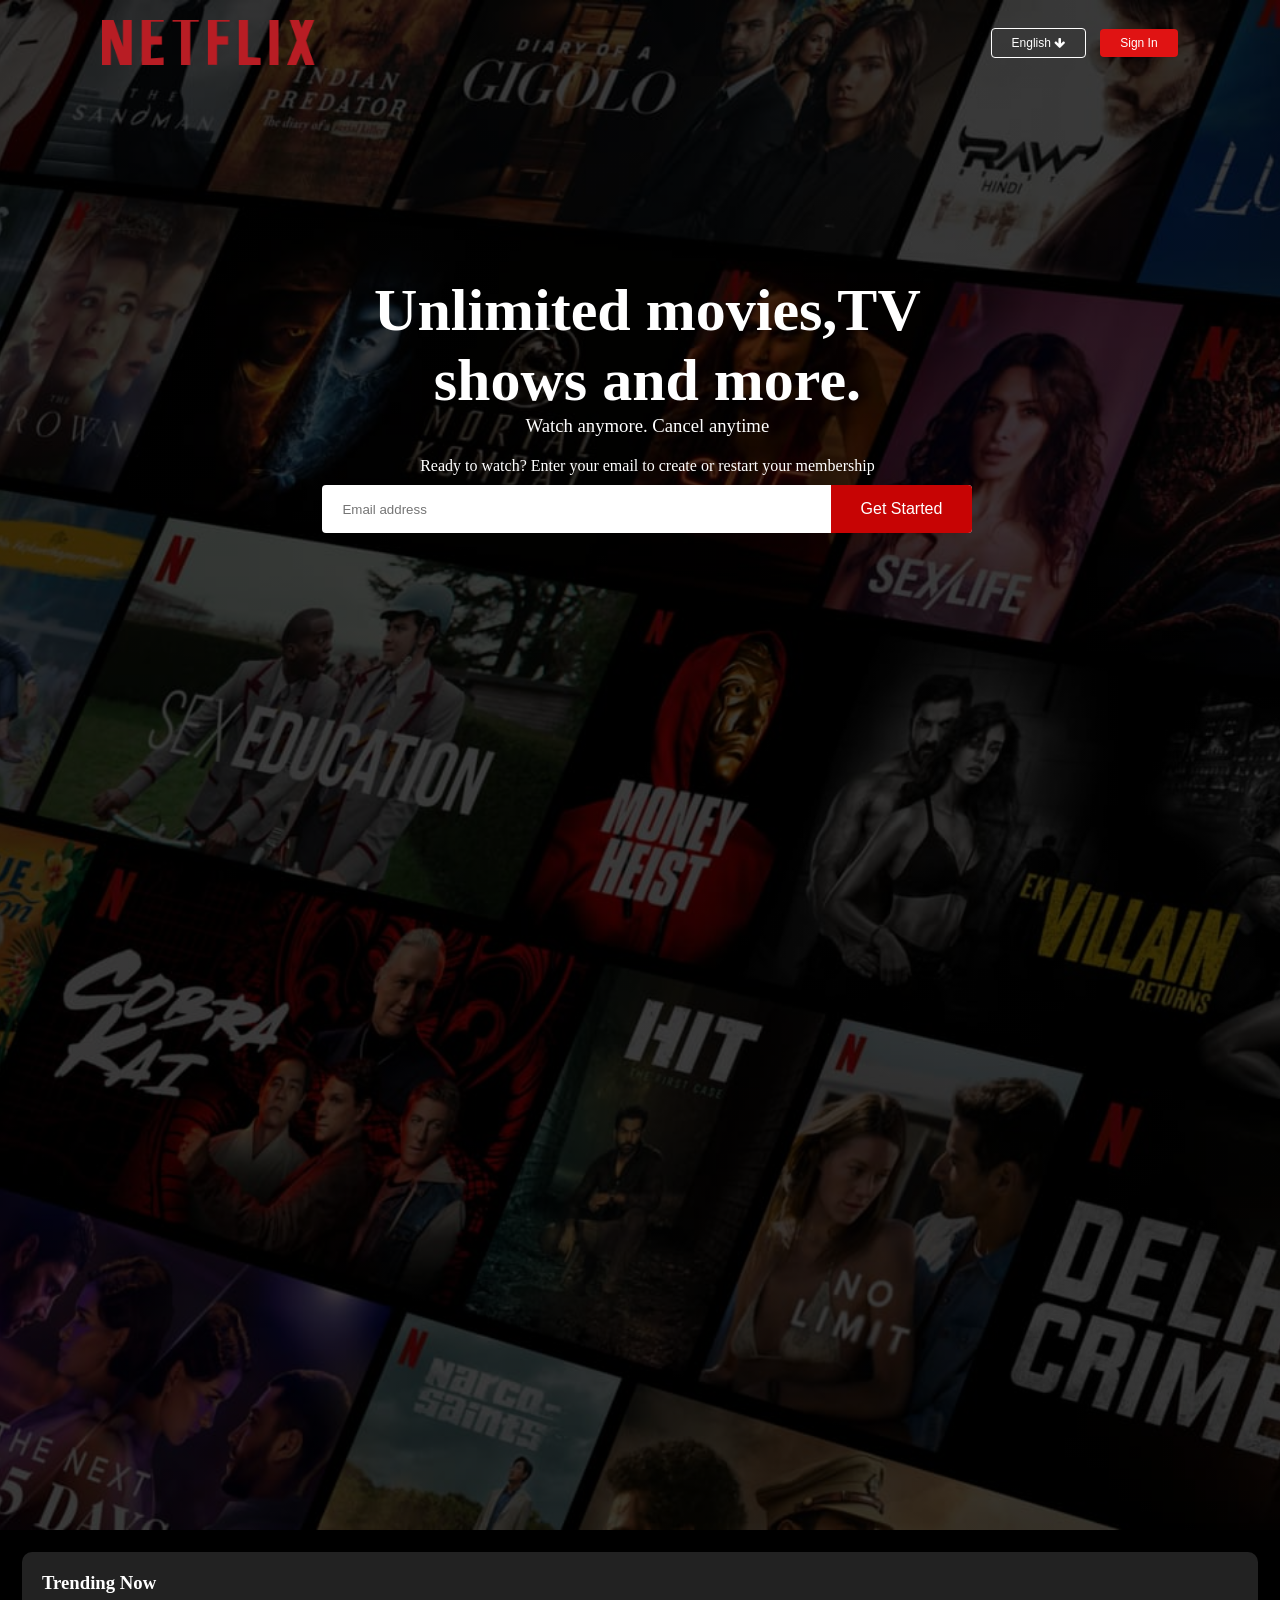
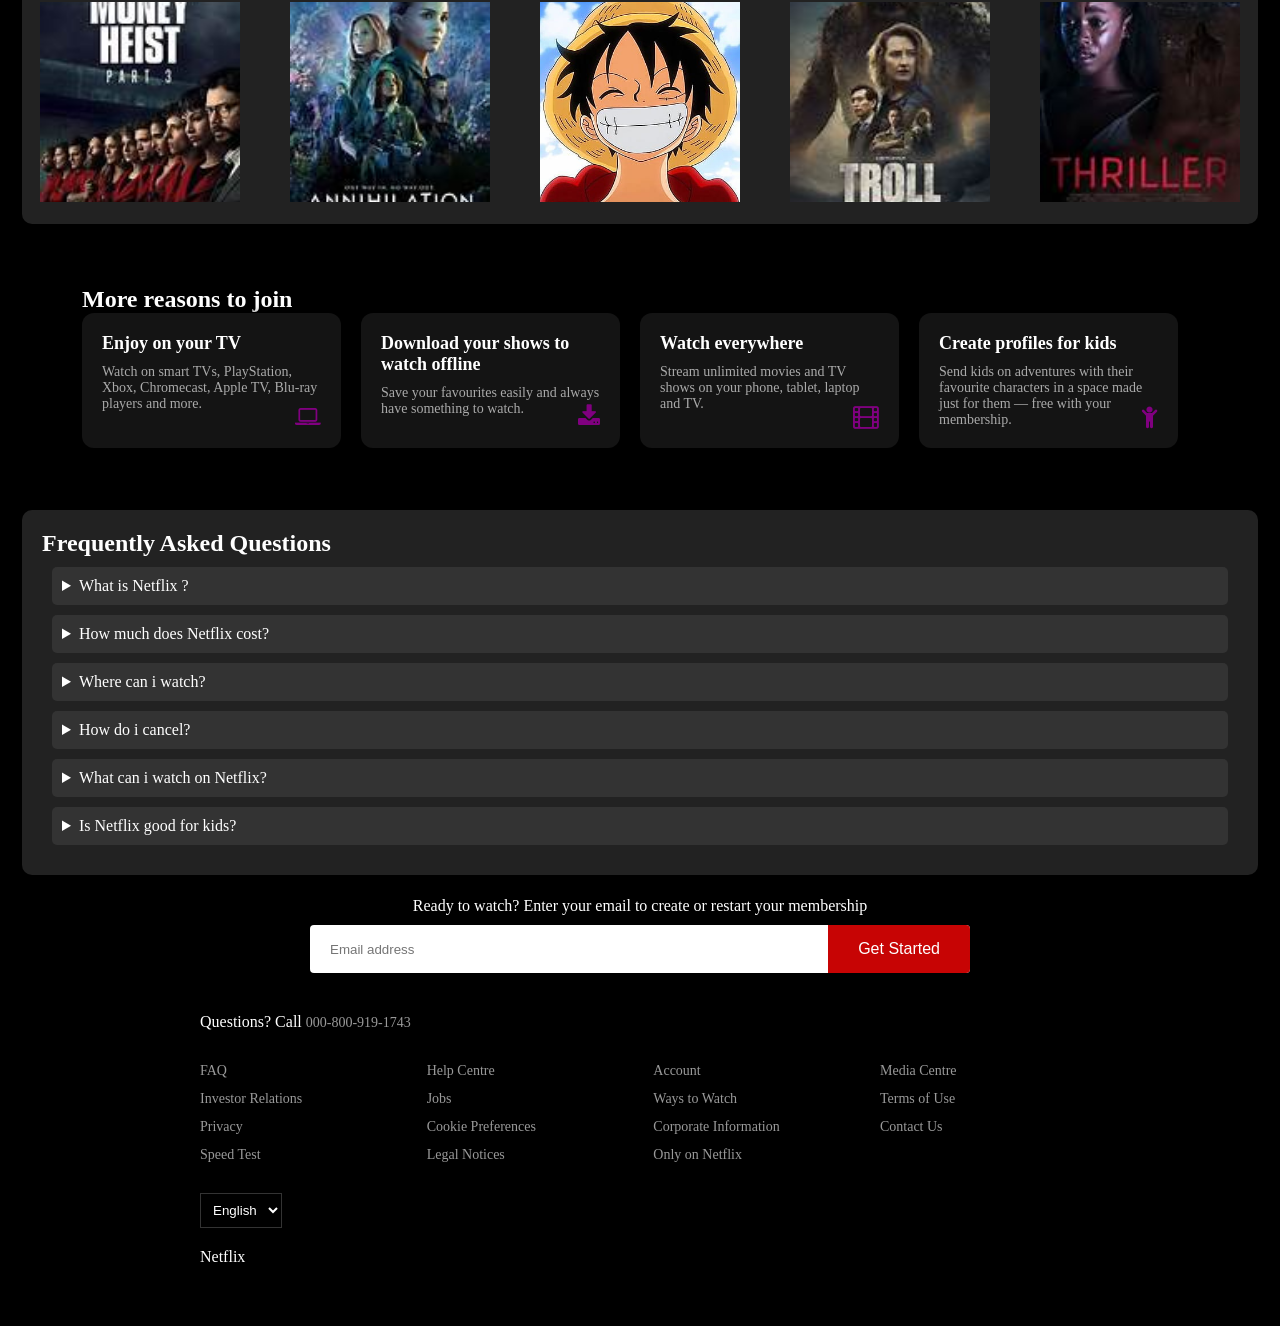
<file: index.html>
<!DOCTYPE html>
<html lang="en">
<head>
    <meta charset="UTF-8">
    <meta name="viewport" content="width=device-width, initial-scale=1.0">
    <title>Document</title>
    <link rel="stylesheet" href="/css/net.css">
 </head>
 <body>
    <div class="header">
 <nav>
    <img  src="/Assets/netflix-logo.png" class="netflix-logo">
    <link rel="stylesheet" href="https://cdnjs.cloudflare.com/ajax/libs/font-awesome/4.7.0/css/font-awesome.min.css">
   

   <div>
        <button class="English-btn">English <i class="fa fa-arrow-down"style="color: #fff;style="font-size: 25px; ></i></button>
        <button>Sign In </button>
    </div>
     </nav>
     <div class="header-content">
        <h1>Unlimited movies,TV shows and more.</h1>
        <h3>Watch anymore.  Cancel anytime</h3>
        <p>Ready to watch? Enter your email to create or restart your membership</p>
        <form class="signup">
     <input type="email" placeholder="Email address" name="email">
      <button type="submit">Get Started</button>

        </form>
        </div>
    </div>
 </body>
 
    <section class="trending">
    <h3>Trending Now</h3>
    <div class="trending-list">
    

 <div class="slider">
    <div class="row">
        <div class="column">
            <img src="\Assets\image copy 2.png">
        </div>
    </div>
    
    <div class="column">
        <img src="\Assets\image copy 4.png">
    </div>
    <div class="column">
     <img src="\Assets\image copy 5.png">
    </div>
    <div class="column">
        <img src="\Assets\luffy2.jpg">
    </div>
    <div class="column">
        <img src="\Assets\image copy.png">
    </div>

    <div class="column">
        <img src="\Assets\image copy 6.png">
    </div>
    <div class="column">
        <img src="\Assets\image copy 3.png">
    </div>
</div>


 </div>
</div>
</section>

<section class="join">
    <h2>More reasons to join</h2>
    <div class="cards">
        <div class="card">
 
 <h3>Enjoy on your TV</h3>
 <p>Watch on smart TVs, PlayStation, Xbox, Chromecast, Apple TV, Blu-ray players and more.</p>
 <i class="fa fa-laptop color"></i>
</div>
<div class="card">
    <h3>Download your shows to watch offline</h3>
    <p>Save your favourites easily and always have something to watch.</p>
    <i class="fa fa-download"></i>
</div>
 
     <div class="card">
    <h3>Watch everywhere</h3>
    <p>Stream unlimited movies and TV shows on your phone, tablet, laptop and TV.</p>
    <i class="fa fa-film"></i>
</div>
<div class="card">
<h3>Create profiles for kids</h3>
<p>Send kids on adventures with their favourite characters in a space made just for them — free with your membership.</p>
 <i class="fa fa-child"></i>
</div>
</div>
</section>
</div>

<section class="faq">
    <h2>Frequently Asked Questions</h2>
    <details>
        <summary>What is Netflix ?</summary>
        <p>Netflix is a streaming service that offers a wide variety of award-winning TV shows, movies, anime, documentaries and more – on thousands of internet-connected devices.</p>
    </details>
    <details>
<summary>How much does Netflix cost?</summary>
<p>Watch Netflix on your smartphone, tablet, Smart TV, laptop, or streaming device, all for one fixed monthly fee. Plans range from ₹149 to ₹649 a month. No extra costs, no contracts.</p>
    </details>
    <details>
        <summary>Where can i watch?</summary>
        <p>Watch anywhere, anytime. Sign in with your Netflix account to watch instantly on the web at netflix.com from your personal computer or on any internet-connected device that offers the Netflix app, including smart TVs, smartphones, tablets, streaming media players and game consoles.</p>
    </details>
    <details>
    <summary>How do i cancel?</summary>
    <p>Netflix is flexible. There are no annoying contracts and no commitments. You can easily cancel your account online in two clicks. There are no cancellation fees – start or stop your account anytime.</p>
</details>
<details>
    <summary>What can i watch on Netflix?</summary>
    <p>Netflix has an extensive library of feature films, documentaries, TV shows, anime, award-winning Netflix originals, and more. Watch as much as you want, anytime you want.</p>
</details>
<details>
    <summary>Is Netflix good for kids?</summary>
    <p>The Netflix Kids experience is included in your membership to give parents control while kids enjoy family-friendly TV shows and films in their own space.</p>
</details>



</section>
<div class="again1">
<p>Ready to watch? Enter your email to create or restart your membership</p>
</div>
<form class="again">
    <input type="email" placeholder="Email address" name="email">
    <button type="submit">Get Started</button>
</form>
<footer class="footer">
    <p>Questions? Call <a href="tel:0008009191743">000-800-919-1743</a></p>

    <div class="footer-links">
<ul>
<li><a href="#">FAQ</a></li>
<li><a href="#">Investor Relations</a></li>
<li><a href="#">Privacy</a></li>
<li><a href="#">Speed Test</a></li>
</ul>

<ul>
    <li><a href="#">Help Centre</a></li>
    <li><a href="#">Jobs</a></li>
    <li><a href="#">
        Cookie Preferences</a></li>
    <li><a href="#">
        Legal Notices</a></li>
</ul>
<ul>

    <li><a href="#">Account</a></li>
    <li><a href="#">Ways to Watch</a></li>
    <li><a href="#">
        Corporate Information</a></li>
    <li><a href="#">
        Only on Netflix</a></li>
</ul>
<ul>
    <li><a href="#">Media Centre</a></li>
    <li><a href="#">Terms of Use</a></li>
    <li><a href="#">
        Contact Us</a></li>
</ul>

    </div>
    <div class="language">
        <select>
            <option>English</option>
            <option>Hindi</option>
        </select>
    </div>
    <p class="region">Netflix</p>
</footer>


</html>
</file>
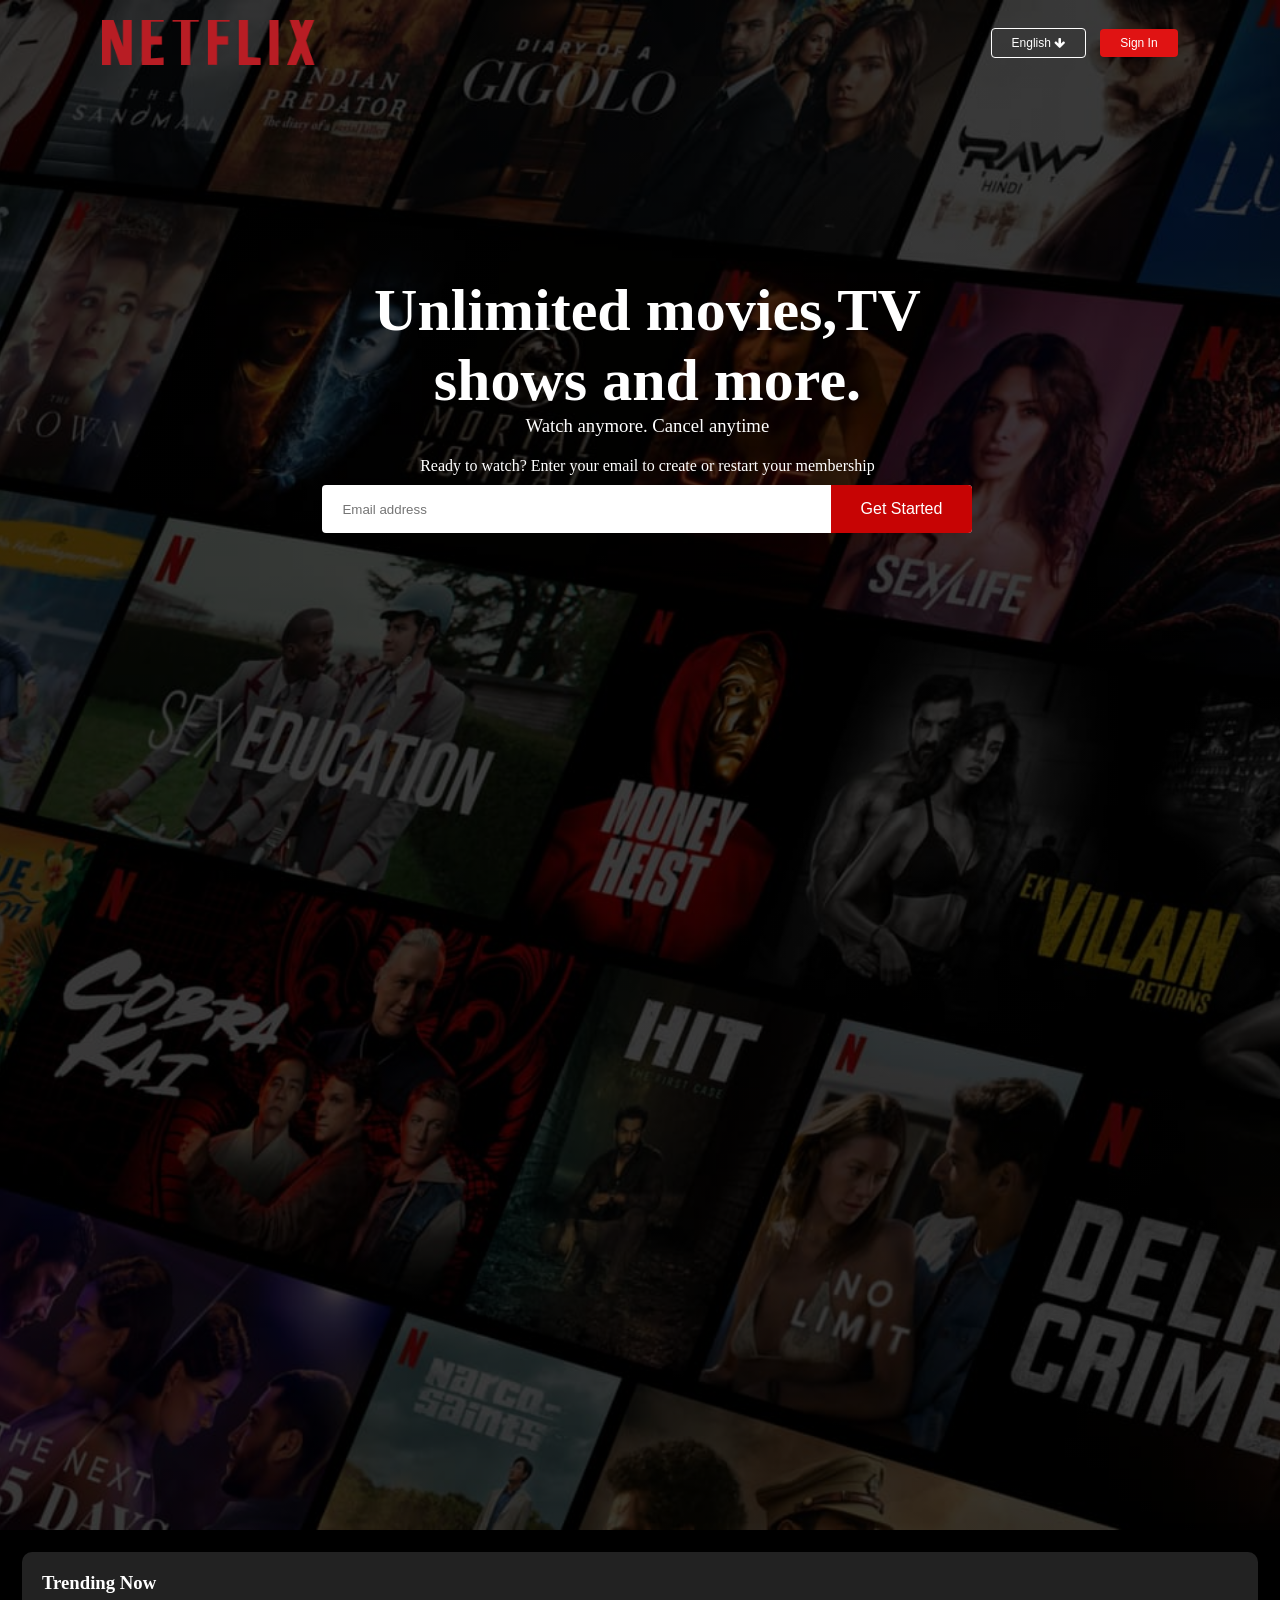
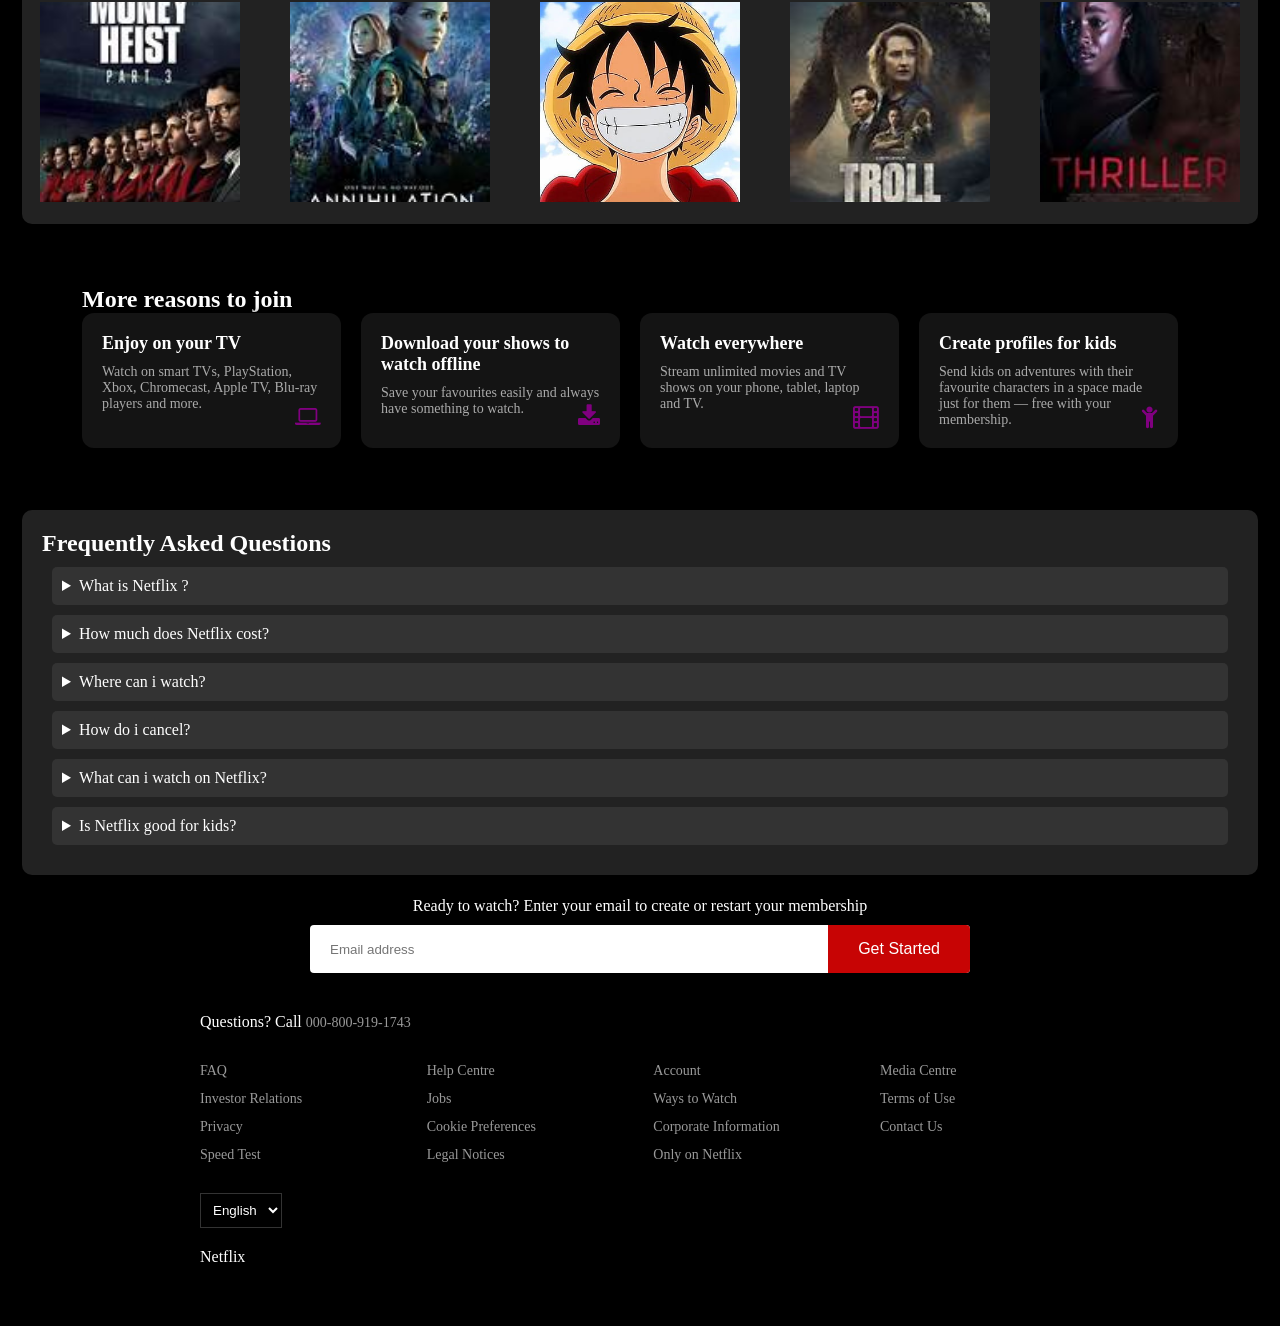
<file: html/index.html>
<!DOCTYPE html>
<html lang="en">
<head>
    <meta charset="UTF-8">
    <meta name="viewport" content="width=device-width, initial-scale=1.0">
    <title>Document</title>
    <link rel="stylesheet" href="../css/net.css">
 </head>
 <body>
    <div class="header">
 <nav>
    <img  src="../Assets/netflix-logo.png" class="netflix-logo">
    <link rel="stylesheet" href="https://cdnjs.cloudflare.com/ajax/libs/font-awesome/4.7.0/css/font-awesome.min.css">
   

   <div>
        <button class="English-btn">English <i class="fa fa-arrow-down"style="color: #fff;style="font-size: 25px; ></i></button>
        <button>Sign In </button>
    </div>
     </nav>
     <div class="header-content">
        <h1>Unlimited movies,TV shows and more.</h1>
        <h3>Watch anymore.  Cancel anytime</h3>
        <p>Ready to watch? Enter your email to create or restart your membership</p>
        <form class="signup">
     <input type="email" placeholder="Email address" name="email">
      <button type="submit">Get Started</button>

        </form>
        </div>
    </div>
 </body>
 
    <section class="trending">
    <h3>Trending Now</h3>
    <div class="trending-list">
    

 <div class="slider">
    <div class="row">
        <div class="column">
            <img src="..\Assets\image copy 2.png">
        </div>
    </div>
    
    <div class="column">
        <img src="..\Assets\image copy 4.png">
    </div>
    <div class="column">
     <img src="..\Assets\image copy 5.png">
    </div>
    <div class="column">
        <img src="..\Assets\luffy2.jpg">
    </div>
    <div class="column">
        <img src="..\Assets\image copy.png">
    </div>

    <div class="column">
        <img src="..\Assets\image copy 6.png">
    </div>
    <div class="column">
        <img src="..\Assets\image copy 3.png">
    </div>
</div>


 </div>
</div>
</section>

<section class="join">
    <h2>More reasons to join</h2>
    <div class="cards">
        <div class="card">
 
 <h3>Enjoy on your TV</h3>
 <p>Watch on smart TVs, PlayStation, Xbox, Chromecast, Apple TV, Blu-ray players and more.</p>
 <i class="fa fa-laptop color"></i>
</div>
<div class="card">
    <h3>Download your shows to watch offline</h3>
    <p>Save your favourites easily and always have something to watch.</p>
    <i class="fa fa-download"></i>
</div>
 
     <div class="card">
    <h3>Watch everywhere</h3>
    <p>Stream unlimited movies and TV shows on your phone, tablet, laptop and TV.</p>
    <i class="fa fa-film"></i>
</div>
<div class="card">
<h3>Create profiles for kids</h3>
<p>Send kids on adventures with their favourite characters in a space made just for them — free with your membership.</p>
 <i class="fa fa-child"></i>
</div>
</div>
</section>
</div>

<section class="faq">
    <h2>Frequently Asked Questions</h2>
    <details>
        <summary>What is Netflix ?</summary>
        <p>Netflix is a streaming service that offers a wide variety of award-winning TV shows, movies, anime, documentaries and more – on thousands of internet-connected devices.</p>
    </details>
    <details>
<summary>How much does Netflix cost?</summary>
<p>Watch Netflix on your smartphone, tablet, Smart TV, laptop, or streaming device, all for one fixed monthly fee. Plans range from ₹149 to ₹649 a month. No extra costs, no contracts.</p>
    </details>
    <details>
        <summary>Where can i watch?</summary>
        <p>Watch anywhere, anytime. Sign in with your Netflix account to watch instantly on the web at netflix.com from your personal computer or on any internet-connected device that offers the Netflix app, including smart TVs, smartphones, tablets, streaming media players and game consoles.</p>
    </details>
    <details>
    <summary>How do i cancel?</summary>
    <p>Netflix is flexible. There are no annoying contracts and no commitments. You can easily cancel your account online in two clicks. There are no cancellation fees – start or stop your account anytime.</p>
</details>
<details>
    <summary>What can i watch on Netflix?</summary>
    <p>Netflix has an extensive library of feature films, documentaries, TV shows, anime, award-winning Netflix originals, and more. Watch as much as you want, anytime you want.</p>
</details>
<details>
    <summary>Is Netflix good for kids?</summary>
    <p>The Netflix Kids experience is included in your membership to give parents control while kids enjoy family-friendly TV shows and films in their own space.</p>
</details>



</section>
<div class="again1">
<p>Ready to watch? Enter your email to create or restart your membership</p>
</div>
<form class="again">
    <input type="email" placeholder="Email address" name="email">
    <button type="submit">Get Started</button>
</form>
<footer class="footer">
    <p>Questions? Call <a href="tel:0008009191743">000-800-919-1743</a></p>

    <div class="footer-links">
<ul>
<li><a href="#">FAQ</a></li>
<li><a href="#">Investor Relations</a></li>
<li><a href="#">Privacy</a></li>
<li><a href="#">Speed Test</a></li>
</ul>

<ul>
    <li><a href="#">Help Centre</a></li>
    <li><a href="#">Jobs</a></li>
    <li><a href="#">
        Cookie Preferences</a></li>
    <li><a href="#">
        Legal Notices</a></li>
</ul>
<ul>

    <li><a href="#">Account</a></li>
    <li><a href="#">Ways to Watch</a></li>
    <li><a href="#">
        Corporate Information</a></li>
    <li><a href="#">
        Only on Netflix</a></li>
</ul>
<ul>
    <li><a href="#">Media Centre</a></li>
    <li><a href="#">Terms of Use</a></li>
    <li><a href="#">
        Contact Us</a></li>
</ul>

    </div>
    <div class="language">
        <select>
            <option>English</option>
            <option>Hindi</option>
        </select>
    </div>
    <p class="region">Netflix</p>
</footer>


</html>
</file>
<file: css/net.css>
*{
    padding: 0;
    margin: 0;
    box-sizing: border-box;
}

body{
    background-color: black;
    color: #fff;
}
.header{
   
    background-image: linear-gradient(rgba(0,0,0,0.7),rgba(0,0,0,0.7)),url(../Assets/netflix.jpg);
    height: 170vh;
    width: 100%;
    background-size: cover;
    background-position: center;
    padding: 10px 8%;
   position: relative;
   
}

    nav{
        display: flex;
    align-items:center;
       
        justify-content: space-between;
        padding: 10px 0px;

}

.netflix-logo{
    height: 45px;
        width: 20%;
    cursor: pointer;
}

nav button{
    background-color: rgb(224, 19, 19);
    color: #fff;
    border: 0;
     outline: 0;
     padding: 7px 20px;
     font-size: 12px;
     border-radius: 4px;
     margin-left: 10px;
   
}
.English-btn{
background: transparent;
border: 1px solid #fff;

}
.header-content{
   position: absolute;
padding: 200px 220px;
text-align: center;

}
.header-content h1{
    font-size: 60px;
    font-weight: 600;
    line-height: 70px;
    max-width: 650px;
}
.header-content h3{
font-weight: 400;
margin-bottom: 20px;
}
.signup,.again{
    background: #fff;
    display: flex;
    align-items: center;
    border-radius: 4px;
    margin-top: 10px;
    overflow: hidden;
   


}
.signup input,.again input{
    flex: 1;
    border: 0;
    outline: 0;
    margin-left: 20px;
    
}

.signup button,.again button{
    background: rgb(199, 4, 4);
    color: #fff;
    border: 0;
    outline: 0;
    font-size: 16px;
    cursor: pointer;
    padding: 15px 30px;
}

.slider{
    width: 100vh;
    height: 200px;
    display: flex;
    justify-content: center;
    align-items: center;
}
img{
    width: 200px;
    height: 200px;
    object-fit: cover;
}

.slider .row{
    display: flex;
    width: calc(100px * 28);
    animation: slide 20s linear infinite;
}

@keyframes slide{
    0%{
        transform: translateX(0);
    }
    0%{
        transform: translateX(calc 100px);
    }
}
 img:hover{
    transform:translateZ(12px);
    transition:2s;
 }
 .slider .column{
    perspective: 100px;
    padding: 15px;
    margin-left: 10px;
    margin-right: 10px;
 }
.another2,.another3,.another1,.another4{
    background-color: aqua;
    text-align: center;
    align-items: center;
}
text:hover{
    transform:translateZ(12px);
    transition:4s;
}
details{
    background-color: #333;
    padding: 10px;
    margin: 10px ;
    border-radius: 5px;
}
.trending,.plans,.join,.faq{
background-color: #222;
margin: 22px;
padding: 20px;
border-radius: 10px;
}

.trending-list{
    
    display: flex;
    justify-content: center;
    gap: 10px;
}
h3{ 
    
    margin-bottom: 10px;
}


li{
    margin: 10px 0;
}

ul{
    list-style: none;
    padding: 0;
}
.again{
    margin-left: 310px;
    margin-right: 310px;
}
.again1{
    text-align: center;
}

.footer{
    padding: 40px 60px;
    max-width: 1000px;
    margin: auto;
}
.footer a{
    color: #999;
    text-decoration: none;
    font-size: 14px;
}

.footer a:hover{
    text-decoration: underline;
}
.footer p{
    font-size: 16px;
    margin-bottom: 20px;
}

.footer-links{
    display: flex;
    flex-wrap: wrap;
    justify-content: space-between;
}
.footer-links ul{
    list-style: none;
    padding: 0;
    width: 200px;
    margin-bottom: 20px;
}
.footer-links li{
    margin-bottom: 10px;
}
.language select{
background-color: #000;
padding: 8px;
color: #fff;
border: 1px solid #333;
margin-bottom: 20px;
}
.region{
    font-size: 14px;
}
.join{
    background-color: #000;
    color: #fff;
    padding: 40px 60px;

}

.join ul {
    list-style: none;
    padding: 0;
    margin: 0;
    display: flex;
    flex-wrap: wrap;
    gap: 20px;
}
.join li{
    background-color: #111;
    width: calc(25% - 20px);
    border-radius: 10px;
    padding: 20px;
    box-shadow: 0 0 8px rgba(255, 255,255, 0.05);
    transition: transform 0.3s ease;
}
.join li:hover{
    transform: scale(1.05);
}
.join p{
    margin: 10px 0 0;
    font-size: 14px;
    color: #aaa;
}
.join i{
    display: block;
    margin-top: 15px;
    font-size: 24px;
    color: orangered;
}
@media (max-width:768px){
    .join li{
        width: 100;
        
    }
}

.cards {
    display: flex;
    flex-wrap: wrap;
    gap: 20px;
}
.card {
    background-color: #141414;
    border-radius: 12px;
    padding: 20px;
    width: calc(25% - 20px);
    box-shadow: 0 0 8px rgba(0,0,0,0.5);
    transition: transform 0.3s ease;position: relative;
}

.card:hover {
    transform: translateY(-11px);
}

.card h3{
    color: #fff;
    font-size: 18px;
    margin-bottom: 10px;
}

.card p {
    color: #aaa;
    font-size: 14px;
}

.card i {
    color: purple;
    font-size: 24px;
    position: absolute;
    bottom: 20px;
    right: 20px;
}
</file>
